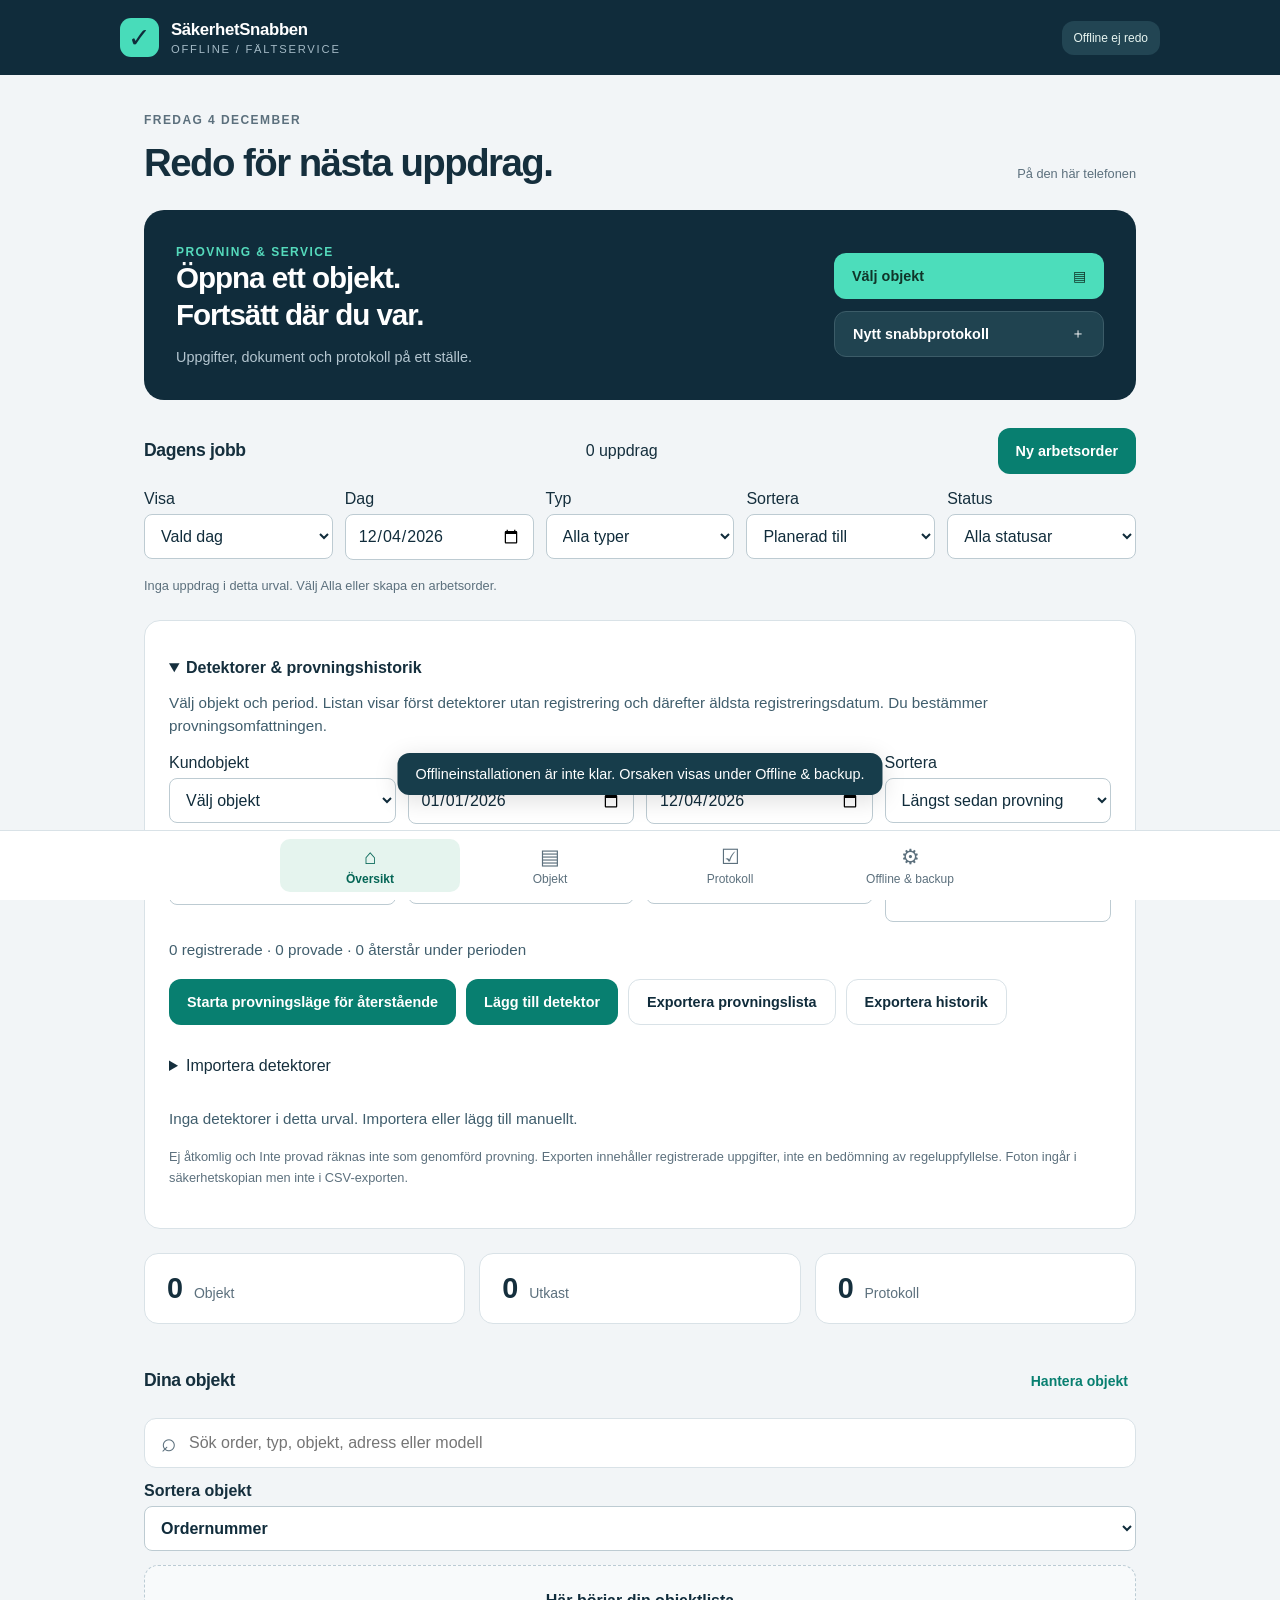
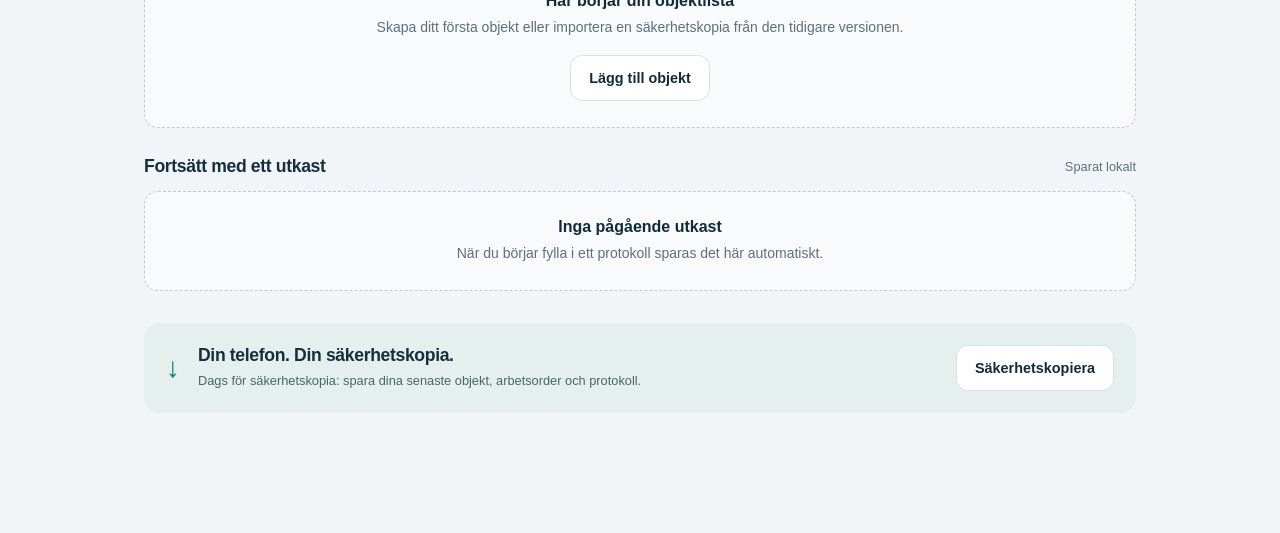
<file: index.html>
<!doctype html>
<html lang="sv">
<head>
  <meta charset="utf-8"><meta name="viewport" content="width=device-width,initial-scale=1,viewport-fit=cover">
  <meta name="sn-offline-app" content="v1"><meta name="theme-color" content="#102c3b">
  <meta name="apple-mobile-web-app-capable" content="yes"><meta name="apple-mobile-web-app-title" content="Säkerhet Offline">
  <meta name="description" content="Objekt och serviceprotokoll lokalt på din telefon. SäkerhetSnabben Offline.">
  <title>SäkerhetSnabben Offline</title>
  <link rel="stylesheet" href="./field.css"><link rel="stylesheet" href="./service.css"><link rel="manifest" href="./manifest.webmanifest"><link rel="apple-touch-icon" href="./icon-192.png">
  <link rel="icon" type="image/svg+xml" href="data:image/svg+xml,%3Csvg xmlns='http://www.w3.org/2000/svg' viewBox='0 0 64 64'%3E%3Crect width='64' height='64' rx='16' fill='%23102c3b'/%3E%3Cpath d='M16 34l11 11 22-26' stroke='%234de0bf' stroke-width='7' fill='none' stroke-linecap='round'/%3E%3C/svg%3E">
  <link rel="stylesheet" href="./shell.css"><script src="./storage.js" defer></script><script src="./backup-audit.js" defer></script><script src="./demo-fixture.js" defer></script><script src="./objects.js" defer></script><script src="./health-check.js" defer></script><script src="./shell.js" defer></script><script src="./orders.js" defer></script><script src="./pdf-lib.min.js" defer></script><script src="./service-core.js" defer></script><script src="./drawing-discrepancies.js" defer></script><script src="./field-core.js" defer></script><script src="./ai-config.js" defer></script><script src="./drawing-ai-core.js" defer></script><script src="./offline-drawing-scan.js" defer></script><script src="./drawing-ai-ui.js" defer></script><script src="./drawing-text-core.js" defer></script><script src="./drawing-review-core.js" defer></script><script src="./drawing-ocr-core.js" defer></script><script src="./drawing-ocr.js" defer></script><script src="./drawing-view.js" defer></script><script src="./quarter-plan-core.js" defer></script><script src="./drawing-export.js" defer></script><script src="./drawing-quick-ui.js" defer></script><script src="./drawing-discrepancies-ui.js" defer></script><script src="./field-ui.js" defer></script><script src="./service-ui.js" defer></script><script src="./orders-ui.js" defer></script><script src="./detectors.js" defer></script><script src="./detectors-ui.js" defer></script><script src="./import-ui.js" defer></script>
</head>
<body>
  <header class="appbar"><a class="brand" href="#home" aria-label="SäkerhetSnabben, översikt"><span class="brandmark" aria-hidden="true">✓</span><span>SäkerhetSnabben<small>OFFLINE / FÄLTSERVICE</small></span></a><button id="connection" class="pill" type="button">Kontrollerar offline</button></header>
  <div id="save-error" role="alert" hidden></div><aside id="demo-banner" class="settings-card" hidden><strong>ÖVNINGSLÄGE: FIKTIVA UPPGIFTER</strong><p>Separat lokal databas. Detta är inte kunddokumentation.</p><button id="exit-demo" class="secondary">Till riktiga objekt</button></aside>
  <main id="home" class="surface">
    <div class="page-heading"><div><p class="eyebrow" id="today">DIN ARBETSYTA</p><h1>Redo för nästa uppdrag.</h1></div><span class="local-tag">På den här telefonen</span></div>
    <section class="start-card"><div><span class="eyebrow">PROVNING & SERVICE</span><h2>Öppna ett objekt.<br>Fortsätt där du var.</h2><p>Uppgifter, dokument och protokoll på ett ställe.</p></div><div class="start-actions"><button class="primary" id="choose-object">Välj objekt <span aria-hidden="true">▤</span></button><button class="secondary" id="quick-protocol">Nytt snabbprotokoll <span aria-hidden="true">＋</span></button></div></section>
    <section class="section" id="jobs-section"><div class="section-heading"><h2>Dagens jobb</h2><span id="jobs-count"></span><button id="new-order" class="primary">Ny arbetsorder</button></div><div class="import-grid"><label>Visa<select id="jobs-scope"><option value="day">Vald dag</option><option value="late">Försenade</option><option value="all">Alla uppdrag</option></select></label><label>Dag<input type="date" id="jobs-date"></label><label>Typ<select id="jobs-kind"><option value="">Alla typer</option><option>SK</option><option>KV</option><option>SB</option></select></label><label>Sortera<select id="jobs-sort"><option value="planeradTill">Planerad till</option><option value="ordernummer">Ordernummer</option><option value="uppdragstyp">SK/KV/SB</option><option value="anlNr">Objektnummer</option><option value="adress">Gatuadress</option><option value="central">Centralapparat</option></select></label><label>Status<select id="jobs-status"><option value="">Alla statusar</option><option>Planerat</option><option>Påbörjat</option><option>Klart</option></select></label></div><p id="jobs-message" role="status"></p><form id="order-form" class="settings-card" hidden><h3>Arbetsorder</h3><div class="import-grid"><label>Kundobjekt<select id="order-facility" required></select></label><label>Ordernummer<input id="order-ordernummer" required></label><label>Typ<select id="order-uppdragstyp" required><option value="">Välj typ</option><option>SK</option><option>KV</option><option>SB</option></select></label><label>Planerad till<input id="order-planeradTill" type="date"></label><label>Orderanteckningar<textarea id="order-notes" rows="3"></textarea></label></div><button class="primary" type="submit">Spara arbetsorder</button><button id="cancel-order" type="button" class="secondary">Avbryt</button></form><div id="jobs-list"></div><section id="completion-panel" class="settings-card" hidden></section><section id="customer-card" class="settings-card" hidden></section></section><details id="detectors-panel" class="settings-card" open><summary><strong>Detektorer & provningshistorik</strong></summary><p>Välj objekt och period. Listan visar först detektorer utan registrering och därefter äldsta registreringsdatum. Du bestämmer provningsomfattningen.</p><div class="import-grid"><label>Kundobjekt<select id="det-facility"></select></label><label>Från datum<input type="date" id="det-from"></label><label>Till datum<input type="date" id="det-to"></label><label>Sortera<select id="det-sort"><option value="oldest">Längst sedan provning</option><option value="section">Sektion och adress</option></select></label><label>Visa<select id="det-filter"><option value="all">Alla detektorer</option><option value="remaining">Återstår under perioden</option></select></label><label>Slinga (tomt = alla)<input id="det-loop" placeholder="01"></label><label>Sektion (tomt = alla)<input id="det-section" placeholder="1"></label><label>Sök sektion, slinga, typ eller placering<input type="search" id="det-search"></label></div><p id="det-count" role="status"></p><p id="det-message" role="status"></p><div class="button-row"><button id="det-start" class="primary">Starta provningsläge för återstående</button><button id="det-new" class="primary">Lägg till detektor</button><button id="det-export" class="secondary">Exportera provningslista</button><button id="det-export-history" class="secondary">Exportera historik</button></div><details><summary>Importera detektorer</summary><p>Klistra in från Excel eller välj CSV (UTF-8). Första raden är rubriker. Central + slinga + adress identifierar detektorn. Ange central och slinga om adresser återanvänds. Adressnummer behålls som text. Utan adress anger du Sektion och Lokal beteckning (utan adress), exempelvis Detektor 4.</p><button id="det-template" class="secondary">Hämta mall</button><label>CSV / textfil<input id="det-file" type="file" accept=".csv,.tsv,.txt"></label><label>Lista<textarea id="det-text" rows="5" placeholder="Central;Slinga;Sektion;Adress;Typ;Placering"></textarea></label><button id="det-review" class="secondary">Granska kolumner</button><div id="det-map" class="import-grid"></div><div id="det-preview" class="import-table"></div><button id="det-import-save" class="primary" disabled>Importera granskad lista</button></details><form id="det-edit" class="settings-card import-grid" hidden></form><form id="det-test" class="settings-card" hidden><h3 id="det-test-title">Provning</h3><p>Välj resultat och spara för att gå vidare. Ej åtkomlig kräver en kommentar.</p><div id="det-result-buttons" class="button-row"></div><div class="import-grid"><label>Datum<input id="det-test-date" type="date" required></label><label>Tekniker<input id="det-technician" required autocomplete="name"></label><label>Arbetsorder<select id="det-test-order" required></select></label><label>Resultat<select id="det-test-status" required><option value="">Välj resultat</option><option>Provad – OK</option><option>Provad – anmärkning</option><option>Ej åtkomlig</option><option>Inte provad</option></select></label><label>Kommentar<textarea id="det-test-note" rows="3"></textarea></label><label>Foto (JPEG, PNG eller WebP – förminskas automatiskt)<input id="det-test-photo" type="file" accept="image/jpeg,image/png,image/webp"></label></div><button id="det-test-save" class="primary" type="submit">Spara provning</button><button id="det-test-cancel" class="secondary" type="button">Avbryt</button></form><section id="det-history" class="settings-card" hidden></section><div id="det-list"></div><p class="note">Ej åtkomlig och Inte provad räknas inte som genomförd provning. Exporten innehåller registrerade uppgifter, inte en bedömning av regeluppfyllelse. Foton ingår i säkerhetskopian men inte i CSV-exporten.</p></details><section class="metrics" aria-label="Lokalt sparat"><div><strong id="object-count">—</strong><span>Objekt</span></div><div><strong id="draft-count">—</strong><span>Utkast</span></div><div><strong id="report-count">—</strong><span>Protokoll</span></div></section>
    <section class="section"><div class="section-heading"><h2>Dina objekt</h2><button class="text-button" id="manage-objects">Hantera objekt</button></div><label class="search"><span aria-hidden="true">⌕</span><input id="search" type="search" placeholder="Sök order, typ, objekt, adress eller modell" aria-label="Sök bland lokala objekt"></label><label class="import-label">Sortera objekt<select id="object-sort"><option value="ordernummer">Ordernummer</option><option value="uppdragstyp">SK/KV/SB</option><option value="anlNr">Objektnummer</option><option value="adress">Gatuadress</option><option value="central">Centralapparat</option><option value="planeradTill">Planerad till</option><option value="namn">Anläggningsnamn</option></select></label><div id="objects" class="object-list"><p class="muted">Öppnar lokal lagring…</p></div></section>
    <section class="section"><div class="section-heading"><h2>Fortsätt med ett utkast</h2><span class="muted">Sparat lokalt</span></div><div id="drafts" class="draft-list"></div></section>
    <section class="backup-prompt"><span class="backup-symbol" aria-hidden="true">↓</span><div><h2>Din telefon. Din säkerhetskopia.</h2><p id="backup-hint">Spara en kopia före telefonbyte eller rensning av webbplatsdata.</p></div><button class="secondary" id="home-backup">Säkerhetskopiera</button></section>
  </main>
  <section id="work" hidden aria-label="Objekt och protokoll"><div class="work-heading"><button id="back-home" type="button">‹ Översikt</button><strong id="work-title">Arbetsyta</strong><span id="save-state" role="status">Lokal lagring</span></div><iframe id="workspace" title="Objekt och serviceprotokoll" allow="camera; microphone" loading="eager"></iframe></section>
  <main id="settings" class="surface" hidden>
    <p class="eyebrow">ENHET & SÄKERHETSKOPIA</p><h1>Allt nära till hands.</h1>
    <section class="settings-card"><div class="section-heading"><h2>Offline på telefonen</h2><span id="offline-state" class="badge">Kontrollerar</span></div><p id="offline-description">Förbereder appens filer för användning utan internet.</p><p id="offline-progress" class="note">Version 2.7.2 · Kontrollerar filer</p><p id="offline-error" role="alert" hidden></p><div class="button-row"><button id="retry-offline" class="primary">Försök installera igen</button><button id="check-update" class="secondary">Kontrollera uppdatering</button><button id="apply-update" class="primary" hidden>Aktivera uppdatering</button></div><ol><li>Öppna app-länken direkt i Safari och välj <strong>Dela → Lägg till på hemskärmen</strong>.</li><li>Öppna appen från den nya ikonen med internet på.</li><li>Vänta tills det står <strong>Offline redo</strong>. Prova sedan att öppna appen i flygplansläge.</li></ol><p class="note">Vid problem: skicka texten efter ”Orsak” så går det att se vad som blockerar. Rensa inte webbplatsdata och ta inte bort appen om du har uppgifter som saknar säkerhetskopia.</p><p class="note">Installation och uppdateringar behöver internet. Mejla, kartor och eventuell röstdiktering kan behöva uppkoppling. QR-avläsning beror på webbläsarstöd; objektnumret kan alltid anges manuellt.</p></section>
    <section class="settings-card"><h2>Importera objektlista</h2><p>Klistra in kolumner från Excel eller välj en CSV-fil (UTF-8). Första raden ska innehålla rubriker. En rad per uppdrag. Samma objekt kan ha flera olika ordernummer. XLSX-filer behöver först sparas som CSV.</p><div class="button-row"><label class="secondary">Välj CSV eller textfil <input id="object-list-file" type="file" accept=".csv,.tsv,.txt,text/csv,text/plain"></label><button id="object-template" class="secondary">Hämta tom kolumnmall</button></div><label class="import-label">Objektlista<textarea id="object-list-text" rows="7" placeholder="Ordernummer;SK/KV/SB;Objektnummer;Anläggningsnamn;Gatuadress;Centralapparat;Planerad till"></textarea></label><label class="import-label">Avgränsare<select id="list-separator"><option value="">Automatisk</option><option value=";">Semikolon</option><option value=",">Komma</option><option value="&#9;">Tabb (Excel)</option></select></label><button id="review-objects" class="secondary">Granska och koppla kolumner</button><div id="import-mapping" class="import-grid"></div><div id="import-preview" class="import-table"></div><p id="import-result" role="status">Inga ändringar sparas förrän du godkänner importen.</p><button id="commit-objects" class="primary" disabled>Importera granskade objekt</button><button id="undo-object-import" class="secondary" disabled>Ångra senaste objektimporten</button><p class="note">Du väljer att uppdatera, hoppa över eller skapa ett nytt objekt. Order sparas separat från kundobjektet. Tomma fält raderar inte tidigare uppgifter. Ordernummer och telefonnummer behålls som text. Planerad till anges som ÅÅÅÅ-MM-DD. Ta gärna en säkerhetskopia före import.</p></section><section class="settings-card"><h2>Säkerhetskopia</h2><p>Objekt, utkast, protokoll och bifogade dokument sparas i telefonens lokala databas. Objekt och provningar lagras lokalt. Om du startar AI-analys skickas den valda ritningssidan till analystjänsten och OpenAI.</p><div class="button-row"><button id="export-backup" class="primary">Spara säkerhetskopia</button><button id="verify-backup" class="secondary">Kontrollera sparad fil</button><button id="import-backup" class="secondary">Importera från fil</button></div><input id="backup-file" type="file" accept=".json,application/json" hidden><input id="verify-backup-file" type="file" accept=".json,application/json" hidden><p id="backup-check-result" role="status" class="note">Sparade filer måste väljas från Filer för att räknas som verifierade.</p><p class="note">Säkerhetskopian är inte krypterad. Förvara den säkert. Import från den tidigare SäkerhetSnabben stöds. Befintliga poster med samma ID ersätts efter bekräftelse.</p><p id="backup-date" class="muted"></p></section>
    <section class="settings-card"><h2>Kontroll av lokala uppgifter</h2><p>Kontrollerar objekt, arbetsorder, dokument, detektorer och ritningskopplingar utan att ändra något eller skicka uppgifter via internet.</p><div class="button-row"><button id="run-data-check" class="primary" type="button">Kontrollera uppgifterna</button><button id="export-data-check" class="secondary" type="button" disabled>Exportera kontrollrapport</button></div><p id="data-check-summary" role="status">Ingen kontroll utförd. Rekommendation: spara en säkerhetskopia innan du åtgärdar eventuella problem.</p><ul id="data-check-findings"></ul><p class="note">Kontrollen är vägledande och ersätter inte säkerhetskopiering eller granskning av protokoll. En provning kan finnas kvar historiskt även när en detektor har bytts eller tagits bort.</p></section>
    <section class="settings-card"><h2>Övningsläge</h2><p>Öppna ett separat brandlarmsobjekt med påhittade adresser, en PDF med text och en bildbaserad PDF för offline-OCR. Övningsläget använder en egen databas på enheten.</p><button id="start-demo" class="secondary">Öppna övningsläge</button><p class="note">Testresultaten sparas bara i övningsdatabasen. Använd inte övningsprotokoll på riktiga anläggningar.</p></section><section class="settings-card"><h2>Lagring</h2><p id="storage-usage">Kontrollerar lagring…</p><button id="persist" class="secondary">Begär beständig lagring</button><p id="persist-state" class="note">Telefonen avgör om begäran beviljas. Det ersätter aldrig en säkerhetskopia. Rensning av webbplatsdata kan ta bort allt som sparats här.</p></section>
    <p class="note version">SäkerhetSnabben Offline · 2.8.0 · Separat från originalet. Protokollens fackinnehåll är bevarat, inte regelverksgranskat.</p>
  </main>
  <nav class="bottom-nav" aria-label="Huvudnavigation"><button data-nav="home" aria-current="page"><span aria-hidden="true">⌂</span>Översikt</button><button data-nav="objects"><span aria-hidden="true">▤</span>Objekt</button><button data-nav="protocols"><span aria-hidden="true">☑</span>Protokoll</button><button data-nav="settings"><span aria-hidden="true">⚙</span>Offline & backup</button></nav>
  <div id="toast" role="status" hidden></div>
  <noscript>JavaScript behövs för att öppna din lokala databas.</noscript>
</body></html>
</file>
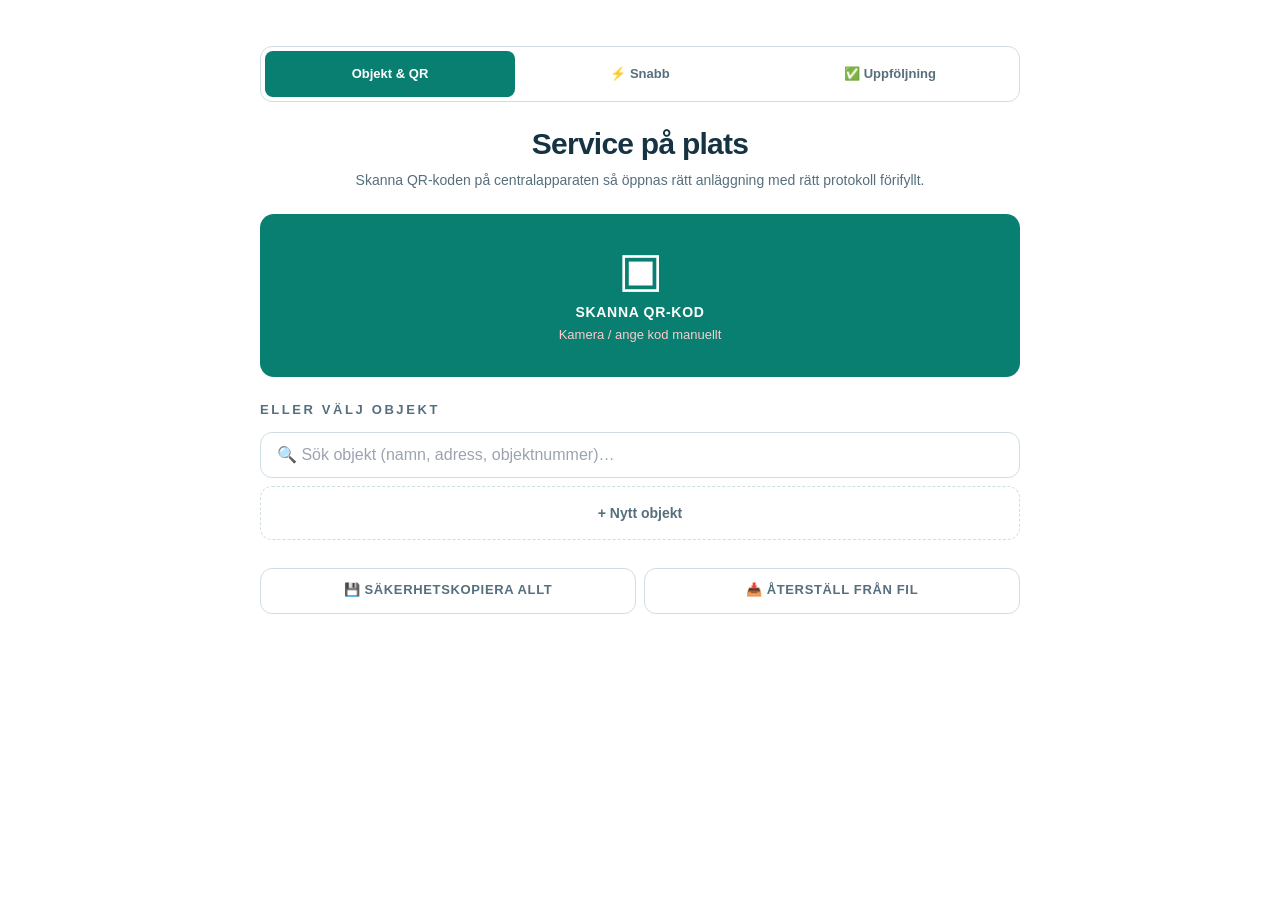
<file: workspace.html>
<!doctype html><html lang="sv"><head><meta charset="utf-8"><meta name="viewport" content="width=device-width, initial-scale=1, viewport-fit=cover"><meta name="sn-offline-app" content="v1"><title>Objekt och protokoll · SäkerhetSnabben Offline</title><link rel="stylesheet" href="./engine.css"><link rel="stylesheet" href="./workspace.css"></head><body><div id="root"><p style="padding:24px">Öppnar din lokala arbetsyta…</p></div><datalist id="larmsandare-modeller"><option value="Contal Cat12Ce"></option></datalist><script src="./objects.js"></script><script src="./detectors.js"></script><script src="./service-core.js"></script><script src="./storage.js"></script><script src="./quarter-plan-core.js"></script><script src="./drawing-export.js"></script><script>window.localReady.then(()=>{const script=document.createElement('script');script.src='./engine.js';document.body.append(script);}).catch(()=>{document.getElementById('root').textContent='Kunde inte öppna lokal lagring. Prova utan privat surfning.';});</script></body></html>
</file>
<file: field.css>
.field-hub details.settings-card>summary{font-size:1.1rem;color:#086e63}.field-hub label{display:block;margin:10px 0}.field-hub select,.field-hub input:not([type=checkbox]),.field-hub textarea{width:100%;max-width:100%;padding:10px;box-sizing:border-box}.field-hub .check-row{display:flex;align-items:center;gap:12px}.drawing-scroll{max-width:100%;max-height:70vh;overflow:auto;border:1px solid #bdcccf;margin:15px 0}.drawing-stage{position:relative;width:100%;line-height:0}.drawing-stage canvas{display:block;width:100%;height:auto}.drawing-overlay{position:absolute;inset:0;pointer-events:none}.drawing-pin{position:absolute!important;transform:translate(-50%,-50%);pointer-events:auto;min-width:40px;min-height:40px;padding:5px!important;font-size:12px!important;color:white!important;border:2px solid white!important;border-radius:24px!important;box-shadow:0 1px 5px #0006;line-height:1.2}.drawing-pin.ok{background:#087f5b!important}.drawing-pin.fault{background:#b42318!important}.drawing-pin.remaining{background:#526776!important}.prep-summary,.transfer-diff{white-space:pre-wrap;overflow-wrap:anywhere;max-height:420px;overflow:auto;font:inherit;line-height:1.5;background:#f4f8f8;padding:12px}.quick-texts{margin:8px 0}.quick-texts select{max-width:100%;width:100%;padding:10px}.field-hub form{margin:16px 0}.field-hub [hidden]{display:none!important}

.drawing-pin.ai-pin{background:#7542a8!important;border-style:dashed!important}.drawing-pin.ai-pin.reviewed{background:#215ca5!important}.drawing-ai .job-card{padding:12px;border:1px solid #bacdd1;margin:12px 0}.drawing-ai input[type=checkbox]{margin-right:10px}.drawing-ai button{margin:5px}.drawing-ai{border:1px solid #bacdd1;padding:12px}

.dq-progress{position:sticky;top:0;z-index:5;background:#fff;border:2px solid #bacdd1;border-radius:14px;padding:12px 14px;margin:12px 0;box-shadow:0 2px 10px #0001}.dq-progress.met{border-color:#087f5b}.dq-head{display:flex;align-items:center;gap:14px}.dq-big{font-size:2.2rem;line-height:1;color:#102c3b;min-width:4.5ch}.dq-head>div{display:flex;flex-direction:column;gap:2px}.dq-eyebrow{font-size:.8rem;letter-spacing:.06em;text-transform:uppercase;color:#526776}.dq-ok{color:#087f5b;font-weight:700}.dq-left{color:#9a3412;font-weight:600}.dq-bar{position:relative;height:12px;background:#e3eaec;border-radius:6px;margin:10px 0 6px;overflow:visible}.dq-bar span{display:block;height:100%;background:#086e63;border-radius:6px;transition:width .3s}.dq-bar i{position:absolute;top:-4px;bottom:-4px;width:3px;background:#102c3b;border-radius:2px}.dq-detail{font-size:.85rem;color:#3c4f5c;margin:4px 0}.dq-actions{display:flex;flex-wrap:wrap;gap:8px;margin-top:8px}.dq-actions button{min-height:48px;flex:1 1 220px}.dq-goal{margin-top:8px}.dq-goal summary{cursor:pointer;color:#086e63}.dq-sections{display:flex;flex-wrap:wrap;gap:6px;margin-top:8px}.dq-chip{font-size:.8rem;padding:4px 10px;border-radius:12px;background:#eef2f3;color:#3c4f5c}.dq-chip.ok{background:#d9f2e8;color:#065f46}
.drawing-stage.dq-quick .drawing-pin:not(.ai-pin){min-width:48px;min-height:48px;font-size:13px!important;outline:3px solid #ffd54a;outline-offset:1px}
.dq-sheet-wrap{position:fixed;inset:0;background:#0007;z-index:1000;display:flex;align-items:flex-end;justify-content:center}.dq-sheet{background:#fff;width:min(640px,100%);max-height:88vh;overflow:auto;border-radius:18px 18px 0 0;padding:18px 18px calc(18px + env(safe-area-inset-bottom));box-shadow:0 -4px 20px #0003}.dq-sheet h3{margin:0 0 4px;font-size:1.4rem}.dq-sheet .muted{color:#526776}.dq-msg{color:#b42318;font-weight:600;min-height:1em}.dq-big-buttons{display:grid;grid-template-columns:1fr 1fr;gap:10px;margin:12px 0}.dq-big-buttons button{min-height:72px;font-size:1.3rem;font-weight:700;border-radius:14px}.dq-big-buttons button:last-child{grid-column:1/-1;min-height:52px;font-size:1rem}.dq-ok-btn{background:#087f5b;color:#fff;border:0}.dq-fault-btn{background:#b42318;color:#fff;border:0}.dq-big-buttons button:disabled{opacity:.45}.dq-sheet>button.secondary{width:100%;min-height:48px}.dq-note textarea{width:100%;box-sizing:border-box;font-size:1rem;padding:10px}.dq-note label{display:block}.dq-chips{display:flex;flex-wrap:wrap;gap:6px;margin:8px 0}.dq-chips button{font-size:.85rem;padding:8px 10px;min-height:40px}.dq-note>button.primary{width:100%;min-height:56px;font-size:1.1rem}
.dq-toast{position:fixed;left:50%;bottom:calc(20px + env(safe-area-inset-bottom));transform:translateX(-50%);z-index:1100;background:#102c3b;color:#fff;padding:12px 16px;border-radius:12px;display:flex;align-items:center;gap:14px;box-shadow:0 4px 16px #0004;max-width:calc(100% - 32px)}.dq-toast button{background:#fff;color:#102c3b;border:0;border-radius:8px;padding:8px 12px;font-weight:700}
.dq-bulk{display:flex;flex-wrap:wrap;gap:8px;align-items:flex-end;margin:10px 0}.dq-bulk label{margin:0!important;flex:1 1 140px}.dq-table-wrap{max-height:50vh;overflow:auto;border:1px solid #bacdd1;margin:8px 0}.dq-table{border-collapse:collapse;width:100%;font-size:.9rem}.dq-table th{position:sticky;top:0;background:#f4f8f8;text-align:left;padding:6px}.dq-table td{padding:4px 6px;border-top:1px solid #e3eaec;vertical-align:middle}.dq-table td input:not([type=checkbox]),.dq-table td select{padding:6px!important;min-width:70px}.dq-table tr{cursor:pointer}
.drawing-stage[data-turned]{aspect-ratio:var(--dv-ar)}
.drawing-stage[data-turned]>canvas,.drawing-stage[data-turned]>.drawing-overlay{position:absolute;left:0;top:0;right:auto;bottom:auto;width:var(--dv-cw)!important;height:var(--dv-ch)!important;transform-origin:0 0;transform:var(--dv-tf)}
.drawing-stage[data-turned] .drawing-pin:not(.box){transform:translate(-50%,-50%) rotate(var(--dv-unturn))}
.drawing-stage .drawing-pin.box{min-width:0!important;min-height:0!important;padding:0!important;border-radius:3px!important;border:2px solid var(--box-line)!important;background:var(--box-fill)!important;box-shadow:0 0 0 1px #fff9;color:transparent!important;font-size:0!important;overflow:visible;transform:translate(-50%,-50%)}
.drawing-stage .drawing-pin.box::after{content:"";position:absolute;inset:-10px}
.drawing-pin.box.ok{--box-line:#087f5b;--box-fill:rgba(18,183,106,.38)}
.drawing-pin.box.fault{--box-line:#b42318;--box-fill:rgba(240,68,56,.4)}
.drawing-pin.box.remaining{--box-line:#2b2100;--box-fill:rgba(255,200,40,.5)}
.drawing-stage .drawing-pin.box.remaining{background:repeating-linear-gradient(-45deg,rgba(255,200,40,.55) 0 4px,rgba(43,33,0,.35) 4px 5.5px)!important;box-shadow:0 0 0 1.5px #ffd54a,0 0 0 3px #2b2100!important}
.drawing-pin.box.ai-pin{--box-line:#7542a8;--box-fill:rgba(117,66,168,.3);border-style:dashed!important}
.drawing-pin.box.ai-pin.reviewed{--box-line:#215ca5;--box-fill:rgba(33,92,165,.32);border-style:solid!important}
.drawing-stage.dq-quick .drawing-pin.box:not(.ai-pin){outline:2px solid #ffd54a;outline-offset:2px}
.dv-bar{display:flex;flex-wrap:wrap;align-items:center;gap:10px;margin:8px 0}
.dv-bar span{color:#526776;font-size:.9rem}

.dq-plan-table td{white-space:nowrap}.dq-plan-table td:last-child{white-space:normal}.dq-plan-table tr.now td:first-child{font-weight:700;color:#086e63}.dq-plan-table tr.now.done td:first-child::before{content:"✓ "}.dq-plan-table tr.stale td{color:#b42318}.dq-plan-table tr.done:not(.stale) td:last-child{color:#065f46}.dq-plan-table tr{cursor:default}
.dq-stale{color:#b42318;font-weight:700}
.dq-photo{display:flex;flex-wrap:wrap;gap:8px;align-items:center;margin:8px 0}.dq-photo button{min-height:48px}.dq-photo img{display:block;max-width:100%;max-height:180px;border-radius:8px;border:1px solid #bacdd1;width:auto}
.dq-remaining{width:100%;box-sizing:border-box;font:0.85rem/1.45 ui-monospace,Menlo,Consolas,monospace;padding:10px;white-space:pre}
.drawing-attachment img{max-width:100%}
@media print{.drawing-attachment figure{break-inside:avoid}}
.dq-plan .dq-table-wrap{max-height:35vh}

/* Drawing discrepancies deliberately use pins distinct from detector test results. */
.drawing-discrepancies{margin:14px 0;padding:12px;border:1px solid #afbac7;border-radius:10px;background:#f6f9fa}
.drawing-discrepancies .drawing-discrepancies-list .job-card{border:1px solid #aab8c1;padding:12px;margin:12px 0;border-radius:9px}
.drawing-discrepancies .button-row{display:flex;gap:8px;flex-wrap:wrap;align-items:end}
.drawing-pin.drawing-discrepancy-pin{background:#6937a7!important;color:#fff!important;border:3px double #fff!important;z-index:6;font-weight:800;min-width:34px;min-height:34px}
.drawing-pin.drawing-discrepancy-pin.deviation-actioned{background:#aa6200!important}
.drawing-pin.drawing-discrepancy-pin.deviation-checked{background:#536673!important}
.drawing-stage.dq-quick .drawing-pin.drawing-discrepancy-pin{outline-color:#824dcc}
</file>
<file: service.css>
.service-hub{margin-top:18px}.service-hub .settings-card{margin:18px 0}.service-hub .job-card{margin:12px 0}.service-grid{display:grid;grid-template-columns:repeat(auto-fit,minmax(190px,1fr));gap:14px}.service-grid a{overflow-wrap:anywhere;color:#087f70}.service-warning{padding:12px;background:#fff4d8;border-left:4px solid #c68816;color:#573b08}.service-hub textarea{width:100%;box-sizing:border-box}.service-hub input[type=checkbox]{width:22px;height:22px;min-height:22px;vertical-align:middle}.service-hub summary{font-weight:700;cursor:pointer}.service-hub button:disabled{opacity:.55}.service-hub p{white-space:pre-wrap;overflow-wrap:anywhere}.service-hub form{margin:12px 0}.service-hub h4{margin:18px 0 10px}
</file>
<file: shell.css>
:root{font-family:Inter,-apple-system,BlinkMacSystemFont,"Segoe UI",sans-serif;color:#152f3d;background:#f2f5f7;font-synthesis:none;font-size:16px;color-scheme:light;--navy:#102c3b;--teal:#087f70;--line:#d9e2e7;--muted:#5c707d}*{box-sizing:border-box}body{margin:0}button,input{font:inherit}button,a{-webkit-tap-highlight-color:transparent}button{cursor:pointer;touch-action:manipulation}button:disabled{opacity:.55;cursor:wait}button:focus-visible,a:focus-visible,input:focus-visible{outline:3px solid #05a68a;outline-offset:3px}[hidden]{display:none!important}button{min-height:46px;border:0;border-radius:12px}h1,h2,p{margin:0}h1{font-size:clamp(1.8rem,4vw,2.4rem);line-height:1.2;letter-spacing:-.04em;font-weight:750}h2{font-size:1.1rem;letter-spacing:-.02em}p{line-height:1.55}.appbar{background:var(--navy);color:white;display:flex;justify-content:space-between;align-items:center;padding:18px max(24px,calc((100vw - 1040px)/2));gap:16px;padding-top:max(18px,env(safe-area-inset-top));}.brand{display:flex;align-items:center;gap:12px;color:inherit;text-decoration:none;font-size:1.05rem;font-weight:750;letter-spacing:-.02em}.brand small{display:block;font-size:.7rem;font-weight:500;letter-spacing:.16em;color:#a4bac6;margin-top:3px}.brandmark{background:#48dcba;color:#102c3b;width:39px;height:39px;border-radius:11px;display:grid;place-items:center;font-size:27px}.pill{font-size:.75rem;color:#e7f5f1;background:#224553;padding:7px 12px;min-height:34px;white-space:nowrap}.pill[data-ready=true]{background:#164b45;color:#8bf0d6}.surface{max-width:1040px;margin:auto;padding:36px 24px 120px}.page-heading{display:flex;align-items:end;justify-content:space-between;gap:18px;margin-bottom:24px}.eyebrow{font-size:.75rem;letter-spacing:.12em;font-weight:750;margin-bottom:10px;color:var(--muted)}.local-tag{font-size:.8rem;color:var(--muted);padding-bottom:5px;white-space:nowrap}.start-card{display:grid;grid-template-columns:1fr 270px;align-items:center;gap:28px;padding:32px;background:var(--navy);border-radius:20px;color:#fff}.start-card .eyebrow{color:#55dabc}.start-card h2{font-size:1.85rem;line-height:1.25;letter-spacing:-.035em}.start-card p{color:#b4c6d0;margin-top:12px;font-size:.9rem}.start-actions{display:grid;gap:12px}.primary,.secondary{padding:12px 18px;font-size:.9rem;font-weight:700;display:inline-flex;align-items:center;justify-content:center;gap:15px}.primary{background:var(--teal);color:white}.primary:hover{background:#086c60}.start-card .primary{background:#4cddbb;color:#103529;justify-content:space-between}.secondary{background:white;color:var(--navy);border:1px solid var(--line)}.start-card .secondary{background:#204350;color:white;border-color:#3c5c68;justify-content:space-between}.metrics{display:grid;grid-template-columns:repeat(3,1fr);margin:18px 0 34px;gap:14px}.metrics>div{background:white;border:1px solid var(--line);border-radius:14px;padding:18px 22px;display:flex;align-items:baseline;gap:12px}.metrics strong{font-size:1.8rem;letter-spacing:-.04em}.metrics span{font-size:.875rem;color:var(--muted)}.section{margin-top:28px}.section-heading{display:flex;justify-content:space-between;align-items:center;gap:12px;margin-bottom:14px}.text-button{background:none;color:var(--teal);font-size:.875rem;font-weight:650;padding:0 8px}.muted{color:var(--muted);font-size:.8rem}.search{display:flex;align-items:center;gap:10px;background:white;border:1px solid var(--line);border-radius:12px;padding:0 16px;margin-bottom:14px}.search span{font-size:26px;color:var(--muted)}.search input{min-height:48px;flex:1;min-width:0;border:0;background:none;color:inherit;outline:none;font-size:16px}.object-list,.draft-list{display:grid;gap:10px}.object-row{display:flex;text-align:left;align-items:center;gap:15px;background:#fff;border:1px solid var(--line);padding:16px 18px;width:100%;color:var(--navy);border-radius:14px}.object-row:hover{border-color:#7eaca7}.object-icon{width:44px;height:44px;flex-shrink:0;background:#e6f2ef;color:#087f70;border-radius:11px;display:grid;place-items:center;font-size:20px}.object-row strong{display:block;font-size:1rem}.object-row small{display:block;font-size:.8rem;color:var(--muted);margin-top:4px}.object-info{flex:1;min-width:0;overflow-wrap:anywhere}.object-row .chevron{color:#6e8390;font-size:24px}.empty{border:1px dashed #bbcbd4;padding:26px;border-radius:14px;text-align:center;color:var(--muted);background:#f8fafb}.empty strong{display:block;color:var(--navy);margin-bottom:7px}.empty p{font-size:.875rem}.empty button{margin-top:16px}.backup-prompt{display:flex;align-items:center;gap:18px;margin-top:32px;background:#e5efed;padding:22px;border-radius:16px}.backup-prompt>div{flex:1}.backup-prompt p{font-size:.8rem;margin-top:5px;color:#47695f}.backup-symbol{font-size:28px;color:#087f70}.bottom-nav{position:fixed;bottom:0;left:0;right:0;background:#fff;border-top:1px solid var(--line);display:flex;justify-content:center;padding:8px 12px max(8px,env(safe-area-inset-bottom));z-index:50}.bottom-nav button{display:flex;flex-direction:column;align-items:center;gap:4px;background:transparent;color:var(--muted);width:min(180px,25%);font-size:.75rem;padding:6px 2px;border-radius:10px}.bottom-nav button span{font-size:21px;line-height:1.1}.bottom-nav [aria-current=page]{background:#e5f4ee;color:#056656;font-weight:750}.settings-card{background:#fff;border:1px solid var(--line);border-radius:16px;padding:24px;margin-top:20px}.settings-card h2{margin-bottom:12px}.settings-card p{margin-bottom:16px;color:#405e6d;font-size:.95rem}.settings-card ol{padding-left:22px;line-height:1.7;font-size:.9rem}.settings-card .note,.note{font-size:.8rem;line-height:1.6;color:var(--muted)}.button-row{display:flex;flex-wrap:wrap;gap:10px;margin:18px 0}.badge{font-size:.75rem;border-radius:8px;background:#e7f3ef;padding:7px 10px;color:#076f5e}.version{margin-top:24px}#work{padding-bottom:85px}.work-heading{display:flex;align-items:center;justify-content:space-between;gap:8px;padding:8px 20px;background:#fff;border-bottom:1px solid var(--line)}.work-heading button{background:transparent;color:var(--teal);font-size:.9rem}.work-heading strong{font-size:.9rem}.work-heading span{font-size:.75rem;color:var(--muted)}iframe{width:100%;height:calc(100dvh - 225px);min-height:480px;display:block;border:0;background:#f2f5f7}#toast{position:fixed;bottom:105px;left:50%;transform:translateX(-50%);max-width:90%;padding:13px 18px;color:white;background:#173d4b;box-shadow:0 5px 24px #0002;border-radius:12px;z-index:100;font-size:.9rem}#save-error{background:#fff0e8;border-bottom:2px solid #db6b2c;padding:15px 24px;color:#803b14;font-weight:600}#settings>h1{margin-bottom:28px}@media(max-width:650px){.appbar{padding:15px 16px;padding-top:max(15px,env(safe-area-inset-top));gap:8px}.brand{font-size:.92rem;gap:8px}.brand small{font-size:.625rem}.brandmark{width:34px;height:34px}.pill{font-size:.65rem;padding:7px}.surface{padding:26px 16px 110px}.page-heading{margin-bottom:20px}.local-tag{display:none}.start-card{grid-template-columns:1fr;padding:24px;gap:24px}.start-card h2{font-size:1.7rem}.start-actions{grid-template-columns:1fr}.metrics{gap:8px;margin-bottom:28px}.metrics>div{padding:15px 10px;flex-direction:column;gap:3px}.metrics strong{font-size:1.6rem}.metrics span{font-size:.75rem}.section-heading h2{font-size:1rem}.backup-prompt{flex-wrap:wrap;padding:18px;gap:12px}.backup-prompt .secondary{width:100%}.settings-card{padding:20px}.work-heading{padding:8px 12px}.work-heading strong{display:none}.object-row{padding:14px}iframe{height:calc(100dvh - 220px)}}@media(prefers-reduced-motion:reduce){*{scroll-behavior:auto!important}}@media print{.appbar,.bottom-nav,#toast{display:none}.surface{padding:0}}

.import-label{display:block;margin:14px 0;font-weight:600}.import-label textarea,.import-label select,.import-grid select{display:block;width:100%;box-sizing:border-box;padding:12px;margin-top:6px;border:1px solid #bdcbd2;border-radius:8px;background:white;color:#102c3b;font:inherit}.import-label textarea{font-size:14px}.import-grid{display:grid;grid-template-columns:repeat(auto-fit,minmax(180px,1fr));gap:12px;margin:16px 0}.import-table{overflow:auto;max-height:380px}.import-table table{border-collapse:collapse;white-space:nowrap;font-size:13px}.import-table td,.import-table th{padding:10px;border:1px solid #dce4e8;text-align:left}button:disabled{opacity:.5;cursor:not-allowed}

.job-card{border:1px solid #dce4e8;border-radius:12px;background:#fff;padding:18px;margin:12px 0}.job-card strong{font-size:16px}.import-grid input,.import-grid textarea,#completion-panel textarea{width:100%;box-sizing:border-box;font:inherit;border:1px solid #bdcbd2;border-radius:8px;padding:12px;margin-top:6px;background:white;color:#102c3b}.customer-details{display:grid;grid-template-columns:minmax(110px,1fr) 2fr;gap:10px}.customer-details dt{font-weight:600}.customer-details dd{margin:0;overflow-wrap:anywhere}#customer-card>button{display:block;margin:10px 0}#completion-panel button{margin:8px}#import-preview details{white-space:normal;min-width:240px}.import-table select,.import-table input{font:inherit;padding:8px;max-width:180px}

#detectors-panel{margin:24px 0}#detectors-panel summary{cursor:pointer;padding:14px 0}#detectors-panel>details{margin:18px 0}#detectors-panel textarea{display:block;width:100%;box-sizing:border-box;font:inherit;padding:12px}#det-preview{max-height:260px}#det-list{max-height:680px;overflow:auto}#det-edit[hidden]{display:none}
</file>
<file: engine.css>
*,:after,:before{--tw-border-spacing-x:0;--tw-border-spacing-y:0;--tw-translate-x:0;--tw-translate-y:0;--tw-rotate:0;--tw-skew-x:0;--tw-skew-y:0;--tw-scale-x:1;--tw-scale-y:1;--tw-pan-x: ;--tw-pan-y: ;--tw-pinch-zoom: ;--tw-scroll-snap-strictness:proximity;--tw-gradient-from-position: ;--tw-gradient-via-position: ;--tw-gradient-to-position: ;--tw-ordinal: ;--tw-slashed-zero: ;--tw-numeric-figure: ;--tw-numeric-spacing: ;--tw-numeric-fraction: ;--tw-ring-inset: ;--tw-ring-offset-width:0px;--tw-ring-offset-color:#fff;--tw-ring-color:rgba(59,130,246,.5);--tw-ring-offset-shadow:0 0 #0000;--tw-ring-shadow:0 0 #0000;--tw-shadow:0 0 #0000;--tw-shadow-colored:0 0 #0000;--tw-blur: ;--tw-brightness: ;--tw-contrast: ;--tw-grayscale: ;--tw-hue-rotate: ;--tw-invert: ;--tw-saturate: ;--tw-sepia: ;--tw-drop-shadow: ;--tw-backdrop-blur: ;--tw-backdrop-brightness: ;--tw-backdrop-contrast: ;--tw-backdrop-grayscale: ;--tw-backdrop-hue-rotate: ;--tw-backdrop-invert: ;--tw-backdrop-opacity: ;--tw-backdrop-saturate: ;--tw-backdrop-sepia: ;--tw-contain-size: ;--tw-contain-layout: ;--tw-contain-paint: ;--tw-contain-style: }::backdrop{--tw-border-spacing-x:0;--tw-border-spacing-y:0;--tw-translate-x:0;--tw-translate-y:0;--tw-rotate:0;--tw-skew-x:0;--tw-skew-y:0;--tw-scale-x:1;--tw-scale-y:1;--tw-pan-x: ;--tw-pan-y: ;--tw-pinch-zoom: ;--tw-scroll-snap-strictness:proximity;--tw-gradient-from-position: ;--tw-gradient-via-position: ;--tw-gradient-to-position: ;--tw-ordinal: ;--tw-slashed-zero: ;--tw-numeric-figure: ;--tw-numeric-spacing: ;--tw-numeric-fraction: ;--tw-ring-inset: ;--tw-ring-offset-width:0px;--tw-ring-offset-color:#fff;--tw-ring-color:rgba(59,130,246,.5);--tw-ring-offset-shadow:0 0 #0000;--tw-ring-shadow:0 0 #0000;--tw-shadow:0 0 #0000;--tw-shadow-colored:0 0 #0000;--tw-blur: ;--tw-brightness: ;--tw-contrast: ;--tw-grayscale: ;--tw-hue-rotate: ;--tw-invert: ;--tw-saturate: ;--tw-sepia: ;--tw-drop-shadow: ;--tw-backdrop-blur: ;--tw-backdrop-brightness: ;--tw-backdrop-contrast: ;--tw-backdrop-grayscale: ;--tw-backdrop-hue-rotate: ;--tw-backdrop-invert: ;--tw-backdrop-opacity: ;--tw-backdrop-saturate: ;--tw-backdrop-sepia: ;--tw-contain-size: ;--tw-contain-layout: ;--tw-contain-paint: ;--tw-contain-style: }/*! tailwindcss v3.4.14 | MIT License | https://tailwindcss.com*/*,:after,:before{box-sizing:border-box;border:0 solid #e5e7eb}:after,:before{--tw-content:""}:host,html{line-height:1.5;-webkit-text-size-adjust:100%;-moz-tab-size:4;-o-tab-size:4;tab-size:4;font-family:ui-sans-serif,system-ui,sans-serif,Apple Color Emoji,Segoe UI Emoji,Segoe UI Symbol,Noto Color Emoji;font-feature-settings:normal;font-variation-settings:normal;-webkit-tap-highlight-color:transparent}body{margin:0;line-height:inherit}hr{height:0;color:inherit;border-top-width:1px}abbr:where([title]){-webkit-text-decoration:underline dotted;text-decoration:underline dotted}h1,h2,h3,h4,h5,h6{font-size:inherit;font-weight:inherit}a{color:inherit;text-decoration:inherit}b,strong{font-weight:bolder}code,kbd,pre,samp{font-family:ui-monospace,SFMono-Regular,Menlo,Monaco,Consolas,Liberation Mono,Courier New,monospace;font-feature-settings:normal;font-variation-settings:normal;font-size:1em}small{font-size:80%}sub,sup{font-size:75%;line-height:0;position:relative;vertical-align:baseline}sub{bottom:-.25em}sup{top:-.5em}table{text-indent:0;border-color:inherit;border-collapse:collapse}button,input,optgroup,select,textarea{font-family:inherit;font-feature-settings:inherit;font-variation-settings:inherit;font-size:100%;font-weight:inherit;line-height:inherit;letter-spacing:inherit;color:inherit;margin:0;padding:0}button,select{text-transform:none}button,input:where([type=button]),input:where([type=reset]),input:where([type=submit]){-webkit-appearance:button;background-color:transparent;background-image:none}:-moz-focusring{outline:auto}:-moz-ui-invalid{box-shadow:none}progress{vertical-align:baseline}::-webkit-inner-spin-button,::-webkit-outer-spin-button{height:auto}[type=search]{-webkit-appearance:textfield;outline-offset:-2px}::-webkit-search-decoration{-webkit-appearance:none}::-webkit-file-upload-button{-webkit-appearance:button;font:inherit}summary{display:list-item}blockquote,dd,dl,figure,h1,h2,h3,h4,h5,h6,hr,p,pre{margin:0}fieldset{margin:0}fieldset,legend{padding:0}menu,ol,ul{list-style:none;margin:0;padding:0}dialog{padding:0}textarea{resize:vertical}input::-moz-placeholder,textarea::-moz-placeholder{opacity:1;color:#9ca3af}input::placeholder,textarea::placeholder{opacity:1;color:#9ca3af}[role=button],button{cursor:pointer}:disabled{cursor:default}audio,canvas,embed,iframe,img,object,svg,video{display:block;vertical-align:middle}img,video{max-width:100%;height:auto}[hidden]:where(:not([hidden=until-found])){display:none}.pointer-events-none{pointer-events:none}.collapse{visibility:collapse}.fixed{position:fixed}.absolute{position:absolute}.relative{position:relative}.sticky{position:sticky}.inset-0{inset:0}.inset-8{inset:2rem}.inset-x-8{left:2rem;right:2rem}.-right-2{right:-.5rem}.-top-2{top:-.5rem}.left-1\/2{left:50%}.right-4{right:1rem}.top-0{top:0}.top-16{top:4rem}.top-4{top:1rem}.top-\[57px\]{top:57px}.z-30{z-index:30}.z-40{z-index:40}.z-50{z-index:50}.col-span-1{grid-column:span 1/span 1}.col-span-2{grid-column:span 2/span 2}.col-span-3{grid-column:span 3/span 3}.mx-auto{margin-left:auto;margin-right:auto}.mb-1{margin-bottom:.25rem}.mb-2{margin-bottom:.5rem}.mb-3{margin-bottom:.75rem}.mb-5{margin-bottom:1.25rem}.mr-auto{margin-right:auto}.mt-0\.5{margin-top:.125rem}.mt-1{margin-top:.25rem}.mt-1\.5{margin-top:.375rem}.mt-2{margin-top:.5rem}.mt-3{margin-top:.75rem}.mt-4{margin-top:1rem}.block{display:block}.inline-block{display:inline-block}.flex{display:flex}.table{display:table}.grid{display:grid}.hidden{display:none}.h-0\.5{height:.125rem}.h-2\.5{height:.625rem}.h-4{height:1rem}.h-5{height:1.25rem}.h-56{height:14rem}.h-6{height:1.5rem}.h-7{height:1.75rem}.h-full{height:100%}.max-h-32{max-height:8rem}.min-h-screen{min-height:100vh}.w-2\.5{width:.625rem}.w-20{width:5rem}.w-4{width:1rem}.w-48{width:12rem}.w-5{width:1.25rem}.w-6{width:1.5rem}.w-7{width:1.75rem}.w-8{width:2rem}.w-full{width:100%}.min-w-0{min-width:0}.max-w-3xl{max-width:48rem}.max-w-\[480px\]{max-width:480px}.max-w-\[820px\]{max-width:820px}.max-w-md{max-width:28rem}.max-w-sm{max-width:24rem}.flex-1{flex:1 1 0%}.flex-\[2\]{flex:2}.shrink-0{flex-shrink:0}.-translate-x-1\/2{--tw-translate-x:-50%;transform:translate(var(--tw-translate-x),var(--tw-translate-y)) rotate(var(--tw-rotate)) skewX(var(--tw-skew-x)) skewY(var(--tw-skew-y)) scaleX(var(--tw-scale-x)) scaleY(var(--tw-scale-y))}@keyframes pulse{50%{opacity:.5}}.animate-pulse{animation:pulse 2s cubic-bezier(.4,0,.6,1) infinite}.cursor-crosshair{cursor:crosshair}.cursor-pointer{cursor:pointer}.grid-cols-1{grid-template-columns:repeat(1,minmax(0,1fr))}.grid-cols-12{grid-template-columns:repeat(12,minmax(0,1fr))}.grid-cols-2{grid-template-columns:repeat(2,minmax(0,1fr))}.flex-col{flex-direction:column}.flex-wrap{flex-wrap:wrap}.items-start{align-items:flex-start}.items-end{align-items:flex-end}.items-center{align-items:center}.justify-end{justify-content:flex-end}.justify-center{justify-content:center}.justify-between{justify-content:space-between}.gap-1{gap:.25rem}.gap-1\.5{gap:.375rem}.gap-2{gap:.5rem}.gap-2\.5{gap:.625rem}.gap-3{gap:.75rem}.gap-4{gap:1rem}.gap-5{gap:1.25rem}.gap-6{gap:1.5rem}.gap-x-6{-moz-column-gap:1.5rem;column-gap:1.5rem}.gap-y-1\.5{row-gap:.375rem}.space-y-1\.5>:not([hidden])~:not([hidden]){--tw-space-y-reverse:0;margin-top:calc(.375rem*(1 - var(--tw-space-y-reverse)));margin-bottom:calc(.375rem*var(--tw-space-y-reverse))}.space-y-2>:not([hidden])~:not([hidden]){--tw-space-y-reverse:0;margin-top:calc(.5rem*(1 - var(--tw-space-y-reverse)));margin-bottom:calc(.5rem*var(--tw-space-y-reverse))}.space-y-3>:not([hidden])~:not([hidden]){--tw-space-y-reverse:0;margin-top:calc(.75rem*(1 - var(--tw-space-y-reverse)));margin-bottom:calc(.75rem*var(--tw-space-y-reverse))}.space-y-4>:not([hidden])~:not([hidden]){--tw-space-y-reverse:0;margin-top:calc(1rem*(1 - var(--tw-space-y-reverse)));margin-bottom:calc(1rem*var(--tw-space-y-reverse))}.space-y-5>:not([hidden])~:not([hidden]){--tw-space-y-reverse:0;margin-top:calc(1.25rem*(1 - var(--tw-space-y-reverse)));margin-bottom:calc(1.25rem*var(--tw-space-y-reverse))}.space-y-6>:not([hidden])~:not([hidden]){--tw-space-y-reverse:0;margin-top:calc(1.5rem*(1 - var(--tw-space-y-reverse)));margin-bottom:calc(1.5rem*var(--tw-space-y-reverse))}.divide-y>:not([hidden])~:not([hidden]){--tw-divide-y-reverse:0;border-top-width:calc(1px*(1 - var(--tw-divide-y-reverse)));border-bottom-width:calc(1px*var(--tw-divide-y-reverse))}.divide-zinc-800\/70>:not([hidden])~:not([hidden]){border-color:rgba(39,39,42,.7)}.overflow-hidden,.truncate{overflow:hidden}.truncate{text-overflow:ellipsis;white-space:nowrap}.rounded{border-radius:.25rem}.rounded-2xl{border-radius:1rem}.rounded-full{border-radius:9999px}.rounded-lg{border-radius:.5rem}.rounded-md{border-radius:.375rem}.rounded-xl{border-radius:.75rem}.border{border-width:1px}.border-2{border-width:2px}.border-4{border-width:4px}.border-b{border-bottom-width:1px}.border-l{border-left-width:1px}.border-t{border-top-width:1px}.border-dashed{border-style:dashed}.border-amber-400{--tw-border-opacity:1;border-color:rgb(251 191 36/var(--tw-border-opacity))}.border-amber-500\/30{border-color:rgba(245,158,11,.3)}.border-amber-500\/40{border-color:rgba(245,158,11,.4)}.border-emerald-500{--tw-border-opacity:1;border-color:rgb(16 185 129/var(--tw-border-opacity))}.border-emerald-500\/30{border-color:rgba(16,185,129,.3)}.border-emerald-500\/40{border-color:rgba(16,185,129,.4)}.border-red-400{--tw-border-opacity:1;border-color:rgb(248 113 113/var(--tw-border-opacity))}.border-red-500{--tw-border-opacity:1;border-color:rgb(239 68 68/var(--tw-border-opacity))}.border-red-500\/40{border-color:rgba(239,68,68,.4)}.border-red-500\/60{border-color:rgba(239,68,68,.6)}.border-red-600\/60{border-color:rgba(220,38,38,.6)}.border-white\/50{border-color:hsla(0,0%,100%,.5)}.border-zinc-400{--tw-border-opacity:1;border-color:rgb(161 161 170/var(--tw-border-opacity))}.border-zinc-600{--tw-border-opacity:1;border-color:rgb(82 82 91/var(--tw-border-opacity))}.border-zinc-700{--tw-border-opacity:1;border-color:rgb(63 63 70/var(--tw-border-opacity))}.border-zinc-800{--tw-border-opacity:1;border-color:rgb(39 39 42/var(--tw-border-opacity))}.border-zinc-950{--tw-border-opacity:1;border-color:rgb(9 9 11/var(--tw-border-opacity))}.bg-amber-500{--tw-bg-opacity:1;background-color:rgb(245 158 11/var(--tw-bg-opacity))}.bg-amber-500\/5{background-color:rgba(245,158,11,.05)}.bg-emerald-500{--tw-bg-opacity:1;background-color:rgb(16 185 129/var(--tw-bg-opacity))}.bg-emerald-500\/15{background-color:rgba(16,185,129,.15)}.bg-emerald-500\/5{background-color:rgba(16,185,129,.05)}.bg-emerald-600{--tw-bg-opacity:1;background-color:rgb(5 150 105/var(--tw-bg-opacity))}.bg-red-500{--tw-bg-opacity:1;background-color:rgb(239 68 68/var(--tw-bg-opacity))}.bg-red-500\/15{background-color:rgba(239,68,68,.15)}.bg-red-500\/5{background-color:rgba(239,68,68,.05)}.bg-red-600{--tw-bg-opacity:1;background-color:rgb(220 38 38/var(--tw-bg-opacity))}.bg-red-600\/15{background-color:rgba(220,38,38,.15)}.bg-sky-600{--tw-bg-opacity:1;background-color:rgb(2 132 199/var(--tw-bg-opacity))}.bg-white{--tw-bg-opacity:1;background-color:rgb(255 255 255/var(--tw-bg-opacity))}.bg-zinc-300{--tw-bg-opacity:1;background-color:rgb(212 212 216/var(--tw-bg-opacity))}.bg-zinc-600{--tw-bg-opacity:1;background-color:rgb(82 82 91/var(--tw-bg-opacity))}.bg-zinc-800{--tw-bg-opacity:1;background-color:rgb(39 39 42/var(--tw-bg-opacity))}.bg-zinc-800\/50{background-color:rgba(39,39,42,.5)}.bg-zinc-900{--tw-bg-opacity:1;background-color:rgb(24 24 27/var(--tw-bg-opacity))}.bg-zinc-950{--tw-bg-opacity:1;background-color:rgb(9 9 11/var(--tw-bg-opacity))}.bg-zinc-950\/60{background-color:rgba(9,9,11,.6)}.bg-zinc-950\/90{background-color:rgba(9,9,11,.9)}.bg-zinc-950\/95{background-color:rgba(9,9,11,.95)}.object-cover{-o-object-fit:cover;object-fit:cover}.p-1{padding:.25rem}.p-10{padding:2.5rem}.p-2{padding:.5rem}.p-2\.5{padding:.625rem}.p-3{padding:.75rem}.p-4{padding:1rem}.p-5{padding:1.25rem}.p-6{padding:1.5rem}.p-8{padding:2rem}.px-1{padding-left:.25rem;padding-right:.25rem}.px-2{padding-left:.5rem;padding-right:.5rem}.px-2\.5{padding-left:.625rem;padding-right:.625rem}.px-3{padding-left:.75rem;padding-right:.75rem}.px-3\.5{padding-left:.875rem;padding-right:.875rem}.px-4{padding-left:1rem;padding-right:1rem}.px-5{padding-left:1.25rem;padding-right:1.25rem}.py-1{padding-top:.25rem;padding-bottom:.25rem}.py-1\.5{padding-top:.375rem;padding-bottom:.375rem}.py-2{padding-top:.5rem;padding-bottom:.5rem}.py-2\.5{padding-top:.625rem;padding-bottom:.625rem}.py-3{padding-top:.75rem;padding-bottom:.75rem}.py-3\.5{padding-top:.875rem;padding-bottom:.875rem}.py-4{padding-top:1rem;padding-bottom:1rem}.py-8{padding-top:2rem;padding-bottom:2rem}.pl-3{padding-left:.75rem}.pt-0\.5{padding-top:.125rem}.pt-1{padding-top:.25rem}.pt-2{padding-top:.5rem}.pt-6{padding-top:1.5rem}.text-left{text-align:left}.text-center{text-align:center}.text-right{text-align:right}.text-2xl{font-size:1.5rem;line-height:2rem}.text-3xl{font-size:1.875rem;line-height:2.25rem}.text-4xl{font-size:2.25rem;line-height:2.5rem}.text-5xl{font-size:3rem;line-height:1}.text-\[10px\]{font-size:10px}.text-\[11px\]{font-size:11px}.text-\[12px\]{font-size:12px}.text-\[13px\]{font-size:13px}.text-\[9px\]{font-size:9px}.text-base{font-size:1rem;line-height:1.5rem}.text-lg{font-size:1.125rem;line-height:1.75rem}.text-sm{font-size:.875rem;line-height:1.25rem}.text-xl{font-size:1.25rem;line-height:1.75rem}.text-xs{font-size:.75rem;line-height:1rem}.font-black{font-weight:900}.font-bold{font-weight:700}.font-extrabold{font-weight:800}.font-normal{font-weight:400}.uppercase{text-transform:uppercase}.normal-case{text-transform:none}.leading-none{line-height:1}.leading-snug{line-height:1.375}.tracking-\[0\.2em\]{letter-spacing:.2em}.tracking-tight{letter-spacing:-.025em}.tracking-wide{letter-spacing:.025em}.tracking-wider{letter-spacing:.05em}.text-amber-400{--tw-text-opacity:1;color:rgb(251 191 36/var(--tw-text-opacity))}.text-amber-500{--tw-text-opacity:1;color:rgb(245 158 11/var(--tw-text-opacity))}.text-emerald-400{--tw-text-opacity:1;color:rgb(52 211 153/var(--tw-text-opacity))}.text-emerald-500{--tw-text-opacity:1;color:rgb(16 185 129/var(--tw-text-opacity))}.text-red-200{--tw-text-opacity:1;color:rgb(254 202 202/var(--tw-text-opacity))}.text-red-300{--tw-text-opacity:1;color:rgb(252 165 165/var(--tw-text-opacity))}.text-red-400{--tw-text-opacity:1;color:rgb(248 113 113/var(--tw-text-opacity))}.text-red-500{--tw-text-opacity:1;color:rgb(239 68 68/var(--tw-text-opacity))}.text-red-600{--tw-text-opacity:1;color:rgb(220 38 38/var(--tw-text-opacity))}.text-sky-500{--tw-text-opacity:1;color:rgb(14 165 233/var(--tw-text-opacity))}.text-white{--tw-text-opacity:1;color:rgb(255 255 255/var(--tw-text-opacity))}.text-zinc-100{--tw-text-opacity:1;color:rgb(244 244 245/var(--tw-text-opacity))}.text-zinc-300{--tw-text-opacity:1;color:rgb(212 212 216/var(--tw-text-opacity))}.text-zinc-400{--tw-text-opacity:1;color:rgb(161 161 170/var(--tw-text-opacity))}.text-zinc-500{--tw-text-opacity:1;color:rgb(113 113 122/var(--tw-text-opacity))}.text-zinc-600{--tw-text-opacity:1;color:rgb(82 82 91/var(--tw-text-opacity))}.text-zinc-700{--tw-text-opacity:1;color:rgb(63 63 70/var(--tw-text-opacity))}.text-zinc-900{--tw-text-opacity:1;color:rgb(24 24 27/var(--tw-text-opacity))}.text-zinc-950{--tw-text-opacity:1;color:rgb(9 9 11/var(--tw-text-opacity))}.opacity-40{opacity:.4}.opacity-80{opacity:.8}.shadow-2xl{--tw-shadow:0 25px 50px -12px rgba(0,0,0,.25);--tw-shadow-colored:0 25px 50px -12px var(--tw-shadow-color)}.shadow-2xl,.shadow-lg{box-shadow:var(--tw-ring-offset-shadow,0 0 #0000),var(--tw-ring-shadow,0 0 #0000),var(--tw-shadow)}.shadow-lg{--tw-shadow:0 10px 15px -3px rgba(0,0,0,.1),0 4px 6px -4px rgba(0,0,0,.1);--tw-shadow-colored:0 10px 15px -3px var(--tw-shadow-color),0 4px 6px -4px var(--tw-shadow-color)}.shadow-xl{--tw-shadow:0 20px 25px -5px rgba(0,0,0,.1),0 8px 10px -6px rgba(0,0,0,.1);--tw-shadow-colored:0 20px 25px -5px var(--tw-shadow-color),0 8px 10px -6px var(--tw-shadow-color);box-shadow:var(--tw-ring-offset-shadow,0 0 #0000),var(--tw-ring-shadow,0 0 #0000),var(--tw-shadow)}.shadow-red-900\/30{--tw-shadow-color:rgba(127,29,29,.3);--tw-shadow:var(--tw-shadow-colored)}.ring{--tw-ring-offset-shadow:var(--tw-ring-inset) 0 0 0 var(--tw-ring-offset-width) var(--tw-ring-offset-color);--tw-ring-shadow:var(--tw-ring-inset) 0 0 0 calc(3px + var(--tw-ring-offset-width)) var(--tw-ring-color);box-shadow:var(--tw-ring-offset-shadow),var(--tw-ring-shadow),var(--tw-shadow,0 0 #0000)}.filter{filter:var(--tw-blur) var(--tw-brightness) var(--tw-contrast) var(--tw-grayscale) var(--tw-hue-rotate) var(--tw-invert) var(--tw-saturate) var(--tw-sepia) var(--tw-drop-shadow)}.backdrop-blur{--tw-backdrop-blur:blur(8px);-webkit-backdrop-filter:var(--tw-backdrop-blur) var(--tw-backdrop-brightness) var(--tw-backdrop-contrast) var(--tw-backdrop-grayscale) var(--tw-backdrop-hue-rotate) var(--tw-backdrop-invert) var(--tw-backdrop-opacity) var(--tw-backdrop-saturate) var(--tw-backdrop-sepia);backdrop-filter:var(--tw-backdrop-blur) var(--tw-backdrop-brightness) var(--tw-backdrop-contrast) var(--tw-backdrop-grayscale) var(--tw-backdrop-hue-rotate) var(--tw-backdrop-invert) var(--tw-backdrop-opacity) var(--tw-backdrop-saturate) var(--tw-backdrop-sepia)}.transition-colors{transition-property:color,background-color,border-color,text-decoration-color,fill,stroke;transition-timing-function:cubic-bezier(.4,0,.2,1);transition-duration:.15s}.hover\:border-amber-500:hover{--tw-border-opacity:1;border-color:rgb(245 158 11/var(--tw-border-opacity))}.hover\:border-emerald-500:hover{--tw-border-opacity:1;border-color:rgb(16 185 129/var(--tw-border-opacity))}.hover\:border-red-500:hover{--tw-border-opacity:1;border-color:rgb(239 68 68/var(--tw-border-opacity))}.hover\:border-red-900:hover{--tw-border-opacity:1;border-color:rgb(127 29 29/var(--tw-border-opacity))}.hover\:border-sky-500:hover{--tw-border-opacity:1;border-color:rgb(14 165 233/var(--tw-border-opacity))}.hover\:border-zinc-500:hover{--tw-border-opacity:1;border-color:rgb(113 113 122/var(--tw-border-opacity))}.hover\:bg-amber-400:hover{--tw-bg-opacity:1;background-color:rgb(251 191 36/var(--tw-bg-opacity))}.hover\:bg-emerald-500:hover{--tw-bg-opacity:1;background-color:rgb(16 185 129/var(--tw-bg-opacity))}.hover\:bg-red-50:hover{--tw-bg-opacity:1;background-color:rgb(254 242 242/var(--tw-bg-opacity))}.hover\:bg-red-500:hover{--tw-bg-opacity:1;background-color:rgb(239 68 68/var(--tw-bg-opacity))}.hover\:bg-red-600:hover{--tw-bg-opacity:1;background-color:rgb(220 38 38/var(--tw-bg-opacity))}.hover\:bg-sky-500:hover{--tw-bg-opacity:1;background-color:rgb(14 165 233/var(--tw-bg-opacity))}.hover\:bg-zinc-100:hover{--tw-bg-opacity:1;background-color:rgb(244 244 245/var(--tw-bg-opacity))}.hover\:bg-zinc-700:hover{--tw-bg-opacity:1;background-color:rgb(63 63 70/var(--tw-bg-opacity))}.hover\:bg-zinc-800:hover{--tw-bg-opacity:1;background-color:rgb(39 39 42/var(--tw-bg-opacity))}.hover\:bg-zinc-800\/30:hover{background-color:rgba(39,39,42,.3)}.hover\:text-amber-400:hover{--tw-text-opacity:1;color:rgb(251 191 36/var(--tw-text-opacity))}.hover\:text-emerald-400:hover{--tw-text-opacity:1;color:rgb(52 211 153/var(--tw-text-opacity))}.hover\:text-red-400:hover{--tw-text-opacity:1;color:rgb(248 113 113/var(--tw-text-opacity))}.hover\:text-red-500:hover{--tw-text-opacity:1;color:rgb(239 68 68/var(--tw-text-opacity))}.hover\:text-sky-400:hover{--tw-text-opacity:1;color:rgb(56 189 248/var(--tw-text-opacity))}.hover\:text-white:hover{--tw-text-opacity:1;color:rgb(255 255 255/var(--tw-text-opacity))}.hover\:text-zinc-200:hover{--tw-text-opacity:1;color:rgb(228 228 231/var(--tw-text-opacity))}.hover\:text-zinc-300:hover{--tw-text-opacity:1;color:rgb(212 212 216/var(--tw-text-opacity))}.hover\:text-zinc-950:hover{--tw-text-opacity:1;color:rgb(9 9 11/var(--tw-text-opacity))}.focus\:border-amber-500:focus{--tw-border-opacity:1;border-color:rgb(245 158 11/var(--tw-border-opacity))}.focus\:border-red-500:focus{--tw-border-opacity:1;border-color:rgb(239 68 68/var(--tw-border-opacity))}.focus\:border-sky-500:focus{--tw-border-opacity:1;border-color:rgb(14 165 233/var(--tw-border-opacity))}.focus\:outline-none:focus{outline:2px solid transparent;outline-offset:2px}.disabled\:cursor-not-allowed:disabled{cursor:not-allowed}.disabled\:opacity-40:disabled{opacity:.4}@media (min-width:640px){.sm\:col-span-2{grid-column:span 2/span 2}.sm\:block{display:block}.sm\:grid-cols-2{grid-template-columns:repeat(2,minmax(0,1fr))}.sm\:grid-cols-3{grid-template-columns:repeat(3,minmax(0,1fr))}.sm\:grid-cols-4{grid-template-columns:repeat(4,minmax(0,1fr))}.sm\:grid-cols-5{grid-template-columns:repeat(5,minmax(0,1fr))}.sm\:flex-row{flex-direction:row}.sm\:justify-start{justify-content:flex-start}.sm\:text-left{text-align:left}}
html,body{margin:0;background:#09090b}
</file>
<file: workspace.css>
/* A light, field-friendly treatment of the retained protocol engine. */
.object-list-card{display:flex!important;flex-direction:column;align-items:stretch!important;gap:8px;overflow-wrap:anywhere}
.object-list-card>div{width:100%;min-width:0}
.object-number{display:block;font-size:13px;color:#566f7d}
@media screen {
 html,body{background:#f2f5f7!important;color-scheme:light;-webkit-text-size-adjust:100%}
 #root>.min-h-screen{background:#f2f5f7!important;color:#153343!important;font-family:-apple-system,BlinkMacSystemFont,"Segoe UI",sans-serif!important}
 #root header{position:relative!important;background:#fff!important;color:#102c3b;border-color:#d9e2e7!important;padding:12px 18px!important}
 #root header>button:first-child{display:none}
 #root header:has(>button:only-child){display:none}
 #root main:not(.print-root){padding:22px 18px!important;max-width:960px!important}
 #root .max-w-md{max-width:760px}
 #root .bg-zinc-900,#root .bg-zinc-950{background:#fff!important}
 #root .bg-zinc-800,#root [class*="bg-zinc-800/"]{background:#eaf0f3!important}
 #root [class*="border-zinc-"]{border-color:#cfdde4!important}
 #root .text-zinc-100,#root .text-zinc-200,#root .text-zinc-300{color:#153343!important}
 #root .bg-zinc-950.text-white,#root .bg-zinc-900.text-white{color:#153343!important}
 #root .bg-zinc-600{color:#fff!important}
 #root .text-zinc-400,#root .text-zinc-500,#root .text-zinc-600{color:#566f7d!important}
 #root .bg-red-600,#root .bg-red-500{background:#087f70!important;color:white!important}
 #root .text-red-500{color:#b93636!important}
 #root button,#root input,#root select,#root textarea{min-height:46px;touch-action:manipulation}
 #root input,#root select,#root textarea{font-size:16px!important;color:#173a4b!important;background:#fff!important}
 #root button{font-size:14px!important}
 #root [class*="text-[10px]"],#root [class*="text-[11px]"],#root .text-xs{font-size:13px!important;line-height:1.45}
 #root .rounded-2xl{border-radius:14px}
 #root button:focus-visible,#root input:focus-visible,#root select:focus-visible,#root textarea:focus-visible{outline:3px solid #0ba58d!important;outline-offset:2px}
 #root .shadow-red-900\/30{box-shadow:none}
 #root .flex.items-start.justify-between.gap-4:has(button[aria-pressed]){flex-wrap:wrap;gap:12px}
 #root .flex.items-start.justify-between.gap-4>div:has(>button[aria-pressed]){margin-left:auto}
 #root .bg-black\/80{background:rgba(15,41,53,.8)!important}
 #root button[aria-pressed=true]{outline:2px solid #234f61;outline-offset:-2px}
 #root .bg-emerald-500{color:#063b31!important}
 #root .bg-amber-500{color:#432c02!important}
}
@media screen and (max-width:420px){#root .grid-cols-3{grid-template-columns:repeat(2,minmax(0,1fr))}#root main:not(.print-root){padding:16px 12px!important}}
@media(prefers-reduced-motion:reduce){*,*::before,*::after{animation-duration:.01ms!important;transition-duration:.01ms!important}}
</file>
